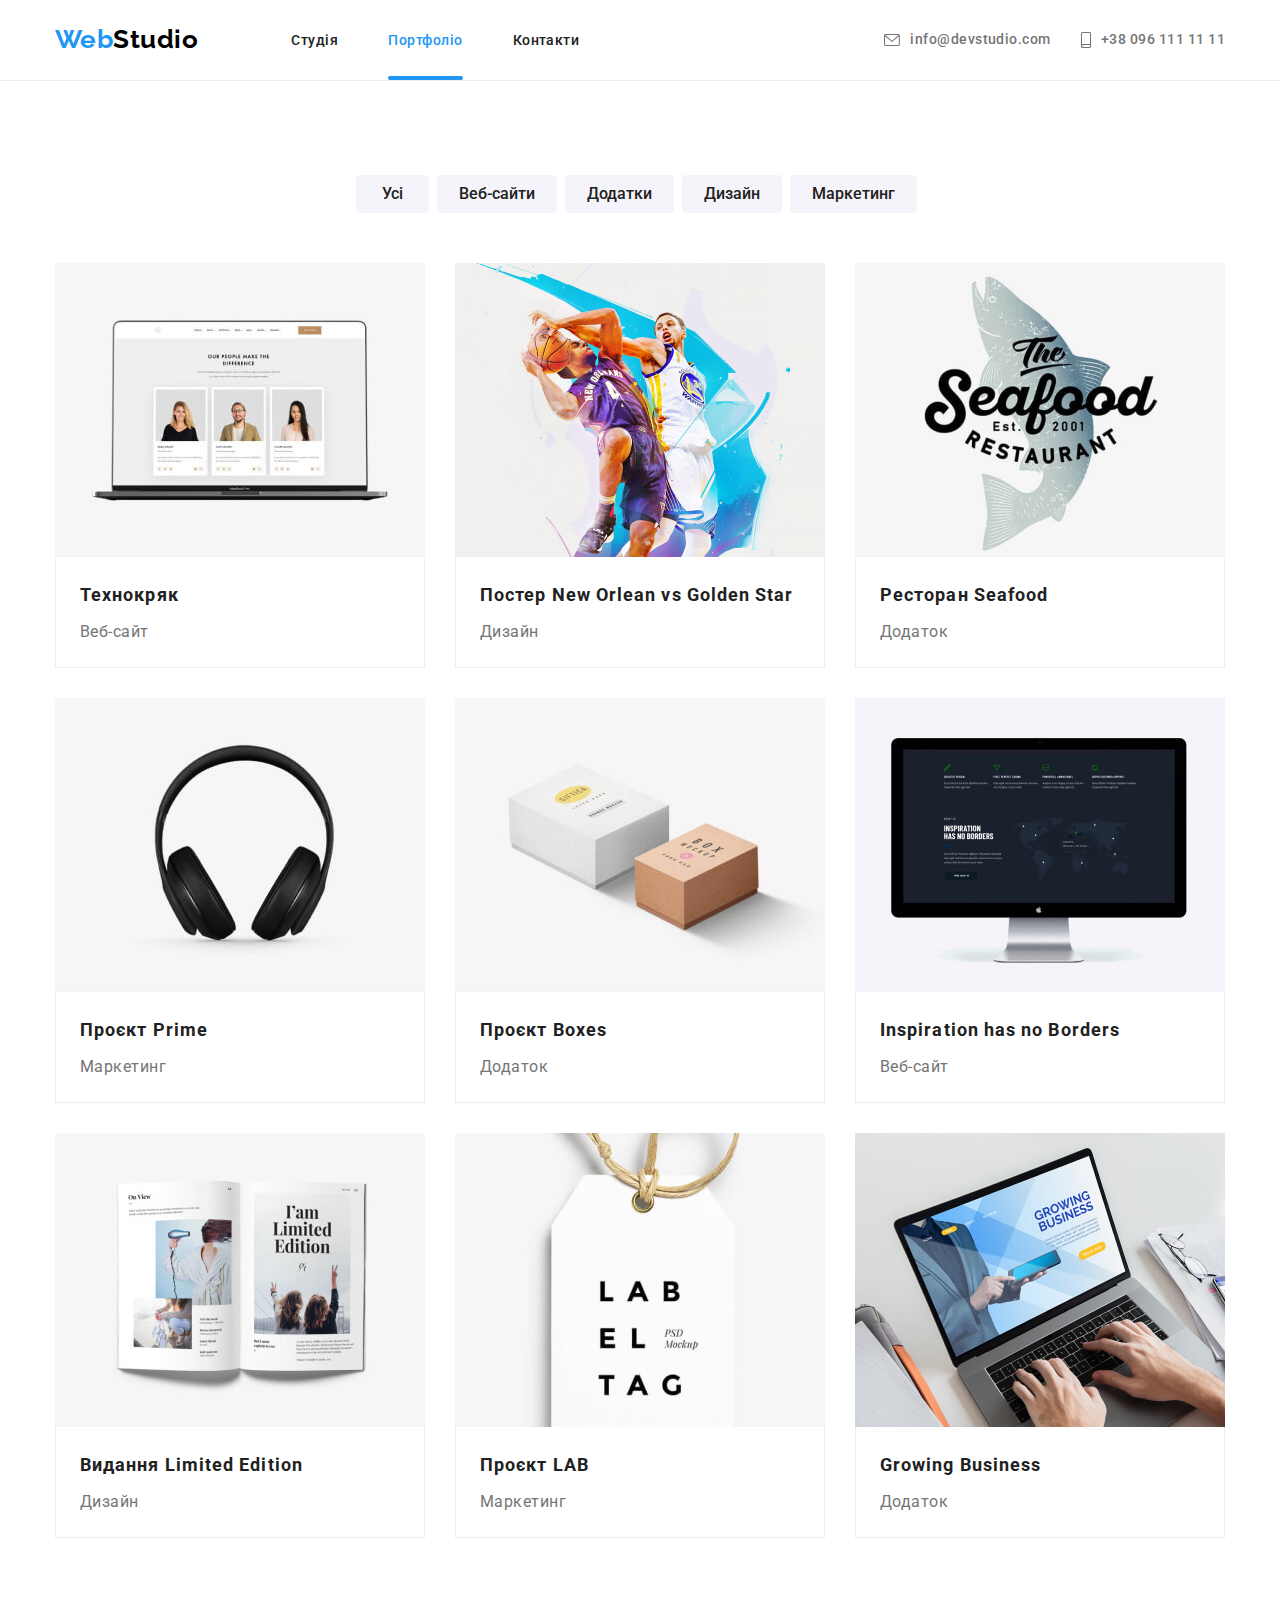
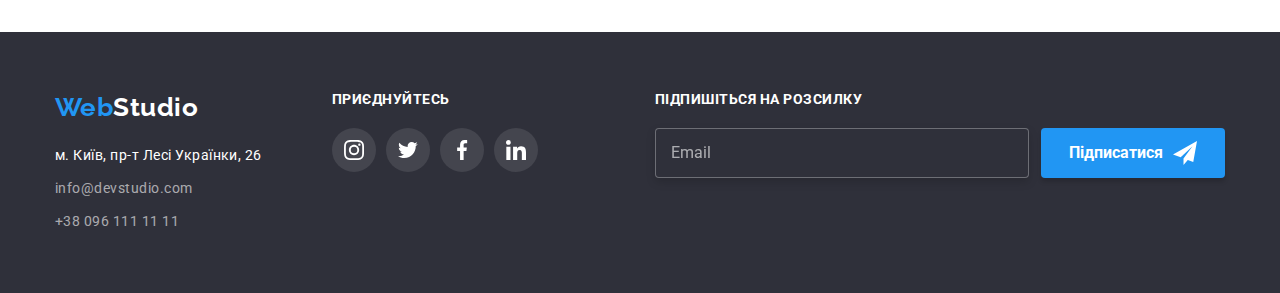
<file: portfolio.html>
<!DOCTYPE html>
<html lang="uk">

<head>
    <meta charset="UTF-8">
    <meta http-equiv="X-UA-Compatible" content="IE=edge">
    <meta name="viewport" content="width=device-width, initial-scale=1.0">
    <link rel="preconnect" href="https://fonts.googleapis.com">
    <link rel="preconnect" href="https://fonts.gstatic.com" crossorigin>
    <link
        href="https://fonts.googleapis.com/css2?family=Raleway:wght@700&family=Roboto:wght@400;500;700;900&display=swap"
        rel="stylesheet">
    <link rel="stylesheet"
        href="https://cdnjs.cloudflare.com/ajax/libs/modern-normalize/1.1.0/modern-normalize.min.css">
    <link rel="stylesheet" href="./css/portfolio.min.css">
    <title>Портфоліо</title>
</head>

<body>
    <!-- HEADER -->
    <!-- header mobile -->
    <header class="page-header-mobile">
        <div class="container">
            <div class="page-header-mobile__container">
                <a href="./index.html" lang="en" class="logo page-header-mobile__logo link">Web<span
                        class="page-header__logo--accent">Studio</span>
                </a>
                <button type="button" class="mobile-menu-button" data-menu-button>
                    <svg class="" width="40" height="40" aria-label="переключатель мобільного меню">
                        <use class="mobile-menu-button__icon-menu" href="./images/icon.svg#icon-open-menu"></use>
                        <use class="mobile-menu-button__icon-cross" href="./images/icon.svg#icon-close-menu"></use>
                    </svg>
                </button>
                <div class="backdrop-mobile is-open" data-menu>
                    <div class="mobile-menu">
                        <nav class="navigation-mobile">
                            <ul class="navigation-mobile__items list">
                                <li class="navigation-mobile__item"><a href="./index.html"
                                        class="navigation-mobile__link link">Студія</a>
                                </li>
                                <li class="navigation-mobile__item"><a href="./portfolio.html"
                                        class="navigation-mobile__link link current-mobile">Портфоліо</a>
                                </li>
                                <li class="navigation-mobile__item"><a href="#"
                                        class="navigation-mobile__link link">Контакти</a>
                                </li>
                            </ul>
                        </nav>
                        <ul class="contact-mobile list">
                            <li class="contact-mobile__item">
                                <a href="mailto:info@devstudio.com" class="contact-mobile__link-tel link">+38 096 111 11
                                    11</a>
                            </li>
                            <li class="contact-mobile__item">
                                <a href="tel:+380961111111" class="contact-mobile__link-mail link">info@devstudio.com</a>
                            </li>
                        </ul>
                        <ul class="social-mobile list">
                            <li class="social-mobile__item">
                                <a href="" class="social-mobile__link link">Instagram</a>
                            </li>
                            <li>
                                <div class="social-mobile__wall"></div>
                            </li>
                            <li class="social-mobile__item">
                                <a href="" class="social-mobile__link link">Twitter</a>
                            </li>
                            <li>
                                <div class="social-mobile__wall"></div>
                            </li>
                            <li class="social-mobile__item">
                                <a href="" class="social-mobile__link link">Facebook</a>
                            </li>
                            <li>
                                <div class="social-mobile__wall"></div>
                            </li>
                            <li class="social-mobile__item">
                                <a href="" class="social-mobile__link link">LinkedIn</a>
                            </li>
                        </ul>
                    </div>
                </div>
            </div>
        </div>
    </header>
    <!-- header mobile&desktop -->
    <header class="page-header">
        <div class="container page-header__container">
            <nav class="navigation">
                <a href="./index.html" lang="en" class="logo page-header__logo link">Web<span
                        class="page-header__logo--accent">Studio</span></a>
                <ul class="navigation__items list">
                    <li class="navigation__item"><a href="./index.html" class="navigation__link link">Студія</a>
                    </li>
                    <li class="navigation__item"><a href="./portfolio.html" class="navigation__link link current">Портфоліо</a>
                    </li>
                    <li class="navigation__item"><a href="#" class="navigation__link link">Контакти</a></li>
                </ul>
            </nav>
            <ul class="contact list">
                <li class="contact__item">
                    <a href="mailto:info@devstudio.com" class="contact__link link">
                        <svg class="contact__icon-mail">
                            <use href="./images/icon.svg#icon-mail">
                            </use>
                        </svg>
                        info@devstudio.com</a>
                </li>
                <li class="contact__item">
                    <a href="tel:+380961111111" class="contact__link link">
                        <svg class="contact__icon-phone">
                            <use href="./images/icon.svg#icon-phone">
                            </use>
                        </svg>
                        +38 096 111 11 11</a>
                </li>
            </ul>
        </div>
    </header>
    <!-- PORTFOLIO -->
    <main class="portfolio-page">
        <div class="container">
            <section class="section">
                <h1 class="portfolio-page__title">Фільтр на сторінці Портфоліо</h1>
                <div class="portfolio-page__filter-wrapper">
                    <ul class="portfolio-page__filter list">
                        <li class="portfolio-page__filter-item">
                            <button type="button" class="portfolio-button">Усі</button>
                        </li>
                        <li class="portfolio-page__filter-item">
                            <button type="button" class="portfolio-button">Веб-сайти</button>
                        </li>
                        <li class="portfolio-page__filter-item">
                            <button type="button" class="portfolio-button">Додатки</button>
                        </li>
                    </ul>
                    <ul class="portfolio-page__filter list">
                        <li class="portfolio-page__filter-item">
                            <button type="button" class="portfolio-button">Дизайн</button>
                        </li>
                        <li class="portfolio-page__filter-item">
                            <button type="button" class="portfolio-button">Маркетинг</button>
                        </li>
                    </ul>
                </div>
                <!-- <h2 class="section-title">Портфоліо наочно</h2> -->
                <ul class="product-card list">
                    <li class="product-card__item">
                        <a href="#" class="product-card__link link">
                            <div class="product-card__picture-wrapper">
                                <picture class="product-card__picture">
                                    <source
                                        srcset="./images/portfolio-page/img-1-480.jpg 1x, ./images/portfolio-page/img-1-480@2x.jpg 2x"
                                        type="image/jpg" media="(max-width: 767px)">
                                
                                    <source
                                        srcset="./images/portfolio-page/img-1-1200.jpg 1x, ./images/portfolio-page/img-1-1200@2x.jpg 2x"
                                        type="image/jpg" media="(min-width: 1200px)">
                                
                                    <source
                                        srcset="./images/portfolio-page/img-1-768.jpg 1x, ./images/portfolio-page/img-1-768@2x.jpg 2x"
                                        type="image/jpg" media="(min-width: 768px)">
                                
                                    <img class="product-card__img"
                                        src="./images/portfolio-page/img-1-1200.jpg 1x, ./images/portfolio-page/img-1-1200@2x.jpg 2x"
                                        alt="Приклад один">
                                </picture>
                                <div class="product-card__accent-wrapper">
                                    <p class="product-card__accent-text">Ресурс пропонує комплексні пропозиції з різним
                                        рівнем функціоналу та сервісів. Все
                                        це дозволить відвідувачу отримати
                                        вичерпні відомості про компанію чи приватну особу.
                                    </p>
                                </div>
                            </div>
                            <div class="product-card__border">
                                <h2 class="product-card__subtitle">Технокряк</h2>
                                <p class="product-card__desc">Веб-сайт</p>
                            </div>
                        </a>
                    </li>
                    <li class="product-card__item">
                        <a href="#" class="product-card__link link">
                            <div class="product-card__picture-wrapper">
                                <picture class="product-card__picture">
                                    <source srcset="./images/portfolio-page/img-2-480.jpg 1x, ./images/portfolio-page/img-2-480@2x.jpg 2x"
                                        type="image/jpg" media="(max-width: 767px)">
                                
                                    <source srcset="./images/portfolio-page/img-2-1200.jpg 1x, ./images/portfolio-page/img-2-1200@2x.jpg 2x"
                                        type="image/jpg" media="(min-width: 1200px)">
                                
                                    <source srcset="./images/portfolio-page/img-2-768.jpg 1x, ./images/portfolio-page/img-2-768@2x.jpg 2x"
                                        type="image/jpg" media="(min-width: 768px)">
                                
                                    <img class="product-card__img"
                                        src="./images/portfolio-page/img-2-1200.jpg 1x, ./images/portfolio-page/img-2-1200@2x.jpg 2x"
                                        alt="Приклад два">
                                </picture>
                                <div class="product-card__accent-wrapper">
                                    <p class="product-card__accent-text">Lorem ipsum dolor sit amet, consectetur
                                        adipisicing elit. Nobis id quidem exercitationem vitae iure.
                                    </p>
                                </div>
                            </div>
                            <div class="product-card__border">
                                <h2 class="product-card__subtitle">Постер New Orlean vs Golden Star</h2>
                                <p class="product-card__desc">Дизайн</p>
                            </div>
                        </a>
                    </li>
                    <li class="product-card__item">
                        <a href="#" class="product-card__link link">
                            <div class="product-card__picture-wrapper">
                                <picture class="product-card__picture">
                                    <source srcset="./images/portfolio-page/img-3-480.jpg 1x, ./images/portfolio-page/img-3-480@2x.jpg 2x"
                                        type="image/jpg" media="(max-width: 767px)">
                                
                                    <source srcset="./images/portfolio-page/img-3-1200.jpg 1x, ./images/portfolio-page/img-3-1200@2x.jpg 2x"
                                        type="image/jpg" media="(min-width: 1200px)">
                                
                                    <source srcset="./images/portfolio-page/img-3-768.jpg 1x, ./images/portfolio-page/img-3-768@2x.jpg 2x"
                                        type="image/jpg" media="(min-width: 768px)">
                                
                                    <img class="product-card__img"
                                        src="./images/portfolio-page/img-3-1200.jpg 1x, ./images/portfolio-page/img-3-1200@2x.jpg 2x"
                                        alt="Приклад три">
                                </picture>
                                <div class="product-card__accent-wrapper">
                                    <p class="product-card__accent-text">Lorem ipsum dolor sit amet consectetur,
                                        adipisicing elit.
                                    </p>
                                </div>
                            </div>
                            <div class="product-card__border">
                                <h2 class="product-card__subtitle">Ресторан Seafood</h2>
                                <p class="product-card__desc">Додаток</p>
                            </div>
                        </a>
                    </li>
                    <li class="product-card__item">
                        <a href="#" class="product-card__link link">
                            <div class="product-card__picture-wrapper">
                                <picture class="product-card__picture">
                                    <source srcset="./images/portfolio-page/img-4-480.jpg 1x, ./images/portfolio-page/img-4-480@2x.jpg 2x"
                                        type="image/jpg" media="(max-width: 767px)">
                                
                                    <source srcset="./images/portfolio-page/img-4-1200.jpg 1x, ./images/portfolio-page/img-4-1200@2x.jpg 2x"
                                        type="image/jpg" media="(min-width: 1200px)">
                                
                                    <source srcset="./images/portfolio-page/img-4-768.jpg 1x, ./images/portfolio-page/img-4-768@2x.jpg 2x"
                                        type="image/jpg" media="(min-width: 768px)">
                                
                                    <img class="product-card__img"
                                        src="./images/portfolio-page/img-4-1200.jpg 1x, ./images/portfolio-page/img-4-1200@2x.jpg 2x"
                                        alt="Приклад чотири">
                                </picture>
                                <div class="product-card__accent-wrapper">
                                    <p class="product-card__accent-text">Lorem ipsum dolor sit amet consectetur
                                        adipisicing elit. Dolores laudantium at aperiam. Earum adipisci optio officiis
                                        voluptate, similique ex tenetur quam. Ipsam deserunt aspernatur commodi!
                                    </p>
                                </div>
                            </div>
                            <div class="product-card__border">
                                <h2 class="product-card__subtitle">Проєкт Prime</h2>
                                <p class="product-card__desc">Маркетинг</p>
                            </div>
                        </a>
                    </li>
                    <li class="product-card__item">
                        <a href="#" class="product-card__link link">
                            <div class="product-card__picture-wrapper">
                                <picture class="product-card__picture">
                                    <source srcset="./images/portfolio-page/img-5-480.jpg 1x, ./images/portfolio-page/img-5-480@2x.jpg 2x"
                                        type="image/jpg" media="(max-width: 767px)">
                                
                                    <source srcset="./images/portfolio-page/img-5-1200.jpg 1x, ./images/portfolio-page/img-5-1200@2x.jpg 2x"
                                        type="image/jpg" media="(min-width: 1200px)">
                                
                                    <source srcset="./images/portfolio-page/img-5-768.jpg 1x, ./images/portfolio-page/img-5-768@2x.jpg 2x"
                                        type="image/jpg" media="(min-width: 768px)">
                                
                                    <img class="product-card__img"
                                        src="./images/portfolio-page/img-5-1200.jpg 1x, ./images/portfolio-page/img-5-1200@2x.jpg 2x"
                                        alt="Приклад п'ять">
                                </picture>
                                <div class="product-card__accent-wrapper">
                                    <p class="product-card__accent-text">Lorem ipsum dolor sit amet.
                                    </p>
                                </div>
                            </div>
                            <div class="product-card__border">
                                <h2 class="product-card__subtitle">Проєкт Boxes</h2>
                                <p class="product-card__desc">Додаток</p>
                            </div>
                        </a>
                    </li>
                    <li class="product-card__item">
                        <a href="#" class="product-card__link link">
                            <div class="product-card__picture-wrapper">
                                <picture class="product-card__picture">
                                    <source srcset="./images/portfolio-page/img-6-480.jpg 1x, ./images/portfolio-page/img-6-480@2x.jpg 2x"
                                        type="image/jpg" media="(max-width: 767px)">
                                
                                    <source srcset="./images/portfolio-page/img-6-1200.jpg 1x, ./images/portfolio-page/img-6-1200@2x.jpg 2x"
                                        type="image/jpg" media="(min-width: 1200px)">
                                
                                    <source srcset="./images/portfolio-page/img-6-768.jpg 1x, ./images/portfolio-page/img-6-768@2x.jpg 2x"
                                        type="image/jpg" media="(min-width: 768px)">
                                
                                    <img class="product-card__img"
                                        src="./images/portfolio-page/img-6-1200.jpg 1x, ./images/portfolio-page/img-6-1200@2x.jpg 2x"
                                        alt="Приклад шість">
                                </picture>
                                <div class="product-card__accent-wrapper">
                                    <p class="product-card__accent-text">Lorem ipsum dolor sit amet consectetur
                                        adipisicing elit. Voluptatem ipsum similique, sequi suscipit, optio dignissimos
                                        architecto molestiae quas iure ipsam provident eligendi voluptas itaque repellat
                                        cum aliquam porro modi quasi praesentium sunt at incidunt possimus.
                                    </p>
                                </div>
                            </div>
                            <div class="product-card__border">
                                <h2 class="product-card__subtitle">Inspiration has no Borders</h2>
                                <p class="product-card__desc">Веб-сайт</p>
                            </div>
                        </a>
                    </li>
                    <li class="product-card__item">
                        <a href="#" class="product-card__link link">
                            <div class="product-card__picture-wrapper">
                                <picture class="product-card__picture">
                                    <source srcset="./images/portfolio-page/img-7-480.jpg 1x, ./images/portfolio-page/img-7-480@2x.jpg 2x"
                                        type="image/jpg" media="(max-width: 767px)">
                                
                                    <source srcset="./images/portfolio-page/img-7-1200.jpg 1x, ./images/portfolio-page/img-7-1200@2x.jpg 2x"
                                        type="image/jpg" media="(min-width: 1200px)">
                                
                                    <source srcset="./images/portfolio-page/img-7-768.jpg 1x, ./images/portfolio-page/img-7-768@2x.jpg 2x"
                                        type="image/jpg" media="(min-width: 768px)">
                                
                                    <img class="product-card__img"
                                        src="./images/portfolio-page/img-7-1200.jpg 1x, ./images/portfolio-page/img-7-1200@2x.jpg 2x"
                                        alt="Приклад сім">
                                </picture>
                                <div class="product-card__accent-wrapper">
                                    <p class="product-card__accent-text">Lorem ipsum dolor sit amet consectetur
                                        adipisicing elit. Quibusdam eum ullam
                                        delectus a quasi. Odit in perspiciatis, harum assumenda, debitis voluptatibus
                                        ducimus nemo nulla omnis,
                                        reprehenderit sunt quo? Inventore, molestiae.
                                    </p>
                                </div>
                            </div>
                            <div class="product-card__border">
                                <h2 class="product-card__subtitle">Видання Limited Edition</h2>
                                <p class="product-card__desc">Дизайн</p>
                            </div>
                        </a>
                    </li>
                    <li class="product-card__item">
                        <a href="#" class="product-card__link link">
                            <div class="product-card__picture-wrapper">
                                <picture class="product-card__picture">
                                    <source srcset="./images/portfolio-page/img-8-480.jpg 1x, ./images/portfolio-page/img-8-480@2x.jpg 2x"
                                        type="image/jpg" media="(max-width: 767px)">
                                
                                    <source srcset="./images/portfolio-page/img-8-1200.jpg 1x, ./images/portfolio-page/img-8-1200@2x.jpg 2x"
                                        type="image/jpg" media="(min-width: 1200px)">
                                
                                    <source srcset="./images/portfolio-page/img-8-768.jpg 1x, ./images/portfolio-page/img-8-768@2x.jpg 2x"
                                        type="image/jpg" media="(min-width: 768px)">
                                
                                    <img class="product-card__img"
                                        src="./images/portfolio-page/img-8-1200.jpg 1x, ./images/portfolio-page/img-8-1200@2x.jpg 2x" alt="Приклад вісім">
                                </picture>
                                <div class="product-card__accent-wrapper">
                                    <p class="product-card__accent-text">Lorem ipsum dolor sit amet consectetur
                                        adipisicing elit. Nam officia eaque velit. Inventore adipisci nesciunt error
                                        deserunt quis consequatur saepe.
                                    </p>
                                </div>
                            </div>
                            <div class="product-card__border">
                                <h2 class="product-card__subtitle">Проєкт LAB</h2>
                                <p class="product-card__desc">Маркетинг</p>
                            </div>
                        </a>
                    </li>
                    <li class="product-card__item">
                        <a href="#" class="product-card__link link">
                            <div class="product-card__picture-wrapper">
                                <picture class="product-card__picture">
                                    <source srcset="./images/portfolio-page/img-9-480.jpg 1x, ./images/portfolio-page/img-9-480@2x.jpg 2x"
                                        type="image/jpg" media="(max-width: 767px)">
                                
                                    <source srcset="./images/portfolio-page/img-9-1200.jpg 1x, ./images/portfolio-page/img-9-1200@2x.jpg 2x"
                                        type="image/jpg" media="(min-width: 1200px)">
                                
                                    <source srcset="./images/portfolio-page/img-9-768.jpg 1x, ./images/portfolio-page/img-9-768@2x.jpg 2x"
                                        type="image/jpg" media="(min-width: 768px)">
                                
                                    <img class="product-card__img"
                                        src="./images/portfolio-page/img-9-1200.jpg 1x, ./images/portfolio-page/img-9-1200@2x.jpg 2x"
                                        alt="Приклад дев'ять">
                                </picture>
                                <div class="product-card__accent-wrapper">
                                    <p class="product-card__accent-text">Lorem ipsum dolor sit amet consectetur,
                                        adipisicing elit. Similique eaque adipisci magnam quas tempore nemo!
                                    </p>
                                </div>
                            </div>
                            <div class="product-card__border">
                                <h2 class="product-card__subtitle">Growing Business</h2>
                                <p class="product-card__desc">Додаток</p>
                            </div>
                        </a>
                    </li>
                </ul>
            </section>
        </div>
    </main>
    <!-- FOOTER -->
    <footer class="page-footer">
        <div class="container page-footer__container">
            <div class="page-footer__tablet-wrapper">
                <div class="page-footer__contact">
                    <a href="./index.html" lang="en" class="logo page-footer__logo link">Web<span
                            class="page-footer__logo--accent">Studio</span></a>
                    <address class="page-footer__address">
                        <ul class="page-footer__items list">
                            <li class="page-footer__item"><a
                                    href="https://www.google.com.ua/maps/place/%D0%B1%D1%83%D0%BB.+%D0%9B%D0%B5%D1%81%D0%B8+%D0%A3%D0%BA%D1%80%D0%B0%D0%B8%D0%BD%D0%BA%D0%B8,+26,+%D0%9A%D0%B8%D0%B5%D0%B2,+02000/@50.4265841,30.5361971,17z/data=!3m1!4b1!4m5!3m4!1s0x40d4cf0e033ecbe9:0x57a4dffefec77da0!8m2!3d50.4265807!4d30.5383858"
                                    target="_blank" rel="noopener noreferrer" class="page-footer__link--accent link">м.
                                    Київ, пр-т Лесі Українки, 26</a>
                            </li>
                            <li class="page-footer__item"><a href="mailto:info@devstudio.com"
                                    class="page-footer__link link">info@devstudio.com</a></li>
                            <li class="page-footer__item"><a href="tel:+380961111111" class="page-footer__link link">+38 096
                                    111 11 11</a></li>
                        </ul>
                    </address>
                </div>
                <div class="footer-social">
                    <h4 class="footer-social__title">приєднуйтесь</h4>
                    <ul class="footer-social__items list">
                        <li class="footer-social__item">
                            <a href="#" target="_blank" rel="noopener noreferrer" class="footer-social__link"
                                aria-label="instagram">
                                <svg width="20" height="20" class="footer-social__icon">
                                    <use href="./images/icon.svg#icon-instagram">
                                    </use>
                                </svg>
                            </a>
                        </li>
                        <li class="footer-social__item">
                            <a href="#" target="_blank" rel="noopener noreferrer" class="footer-social__link"
                                aria-label="twitter">
                                <svg width="20" height="20" class="footer-social__icon">
                                    <use href="./images/icon.svg#icon-twitter">
                                    </use>
                                </svg>
                            </a>
                        </li>
                        <li class="footer-social__item">
                            <a href="#" target="_blank" rel="noopener noreferrer" class="footer-social__link"
                                aria-label="facebook">
                                <svg width="20" height="20" class="footer-social__icon">
                                    <use href="./images/icon.svg#icon-facebook">
                                    </use>
                                </svg>
                            </a>
                        </li>
                        <li class="footer-social__item">
                            <a href="#" target="_blank" rel="noopener noreferrer" class="footer-social__link"
                                aria-label="linkedin">
                                <svg width="20" height="20" class="footer-social__icon">
                                    <use href="./images/icon.svg#icon-linkedin">
                                    </use>
                                </svg>
                            </a>
                        </li>
                    </ul>
                </div>
            </div>
            <form class="footer-form">
                <label class="footer-form__title" for="email-footer">Підпишіться на розсилку</label>
                <div class="footer-form__wrapper">
                    <input class="footer-form__input" type="email" name="email" id="email-footer" placeholder="Email"
                        required>
                    <button class="footer-button" type="submit">Підписатися
                        <svg width="24" height="24" class="footer-button-icon">
                            <use href="./images/icon.svg#icon-send">
                            </use>
                        </svg>
                    </button>
                </div>
            </form>
        </div>
    </footer>
    <!-- JS -->
    <script src="./js/menu.js"></script>
</body>
</html>
</file>
<file: css/portfolio.min.css>
html{box-sizing:border-box}*,*::before,*::after{box-sizing:inherit}body,h1,h2,h3,h4,h5,h6,p,ul,ol,li{margin:0;padding:0}.list{list-style:none}.link{text-decoration:none}body{background-color:var(--bgc-page);font-family:roboto,sans-serif;color:var(--title-text-color);letter-spacing:.03em}@media screen and (max-width: 767px){body{padding-top:60px}}.container{margin:0 auto;padding-left:15px;padding-right:15px}@media screen and (max-width: 479px){.container{max-width:480px}}@media screen and (min-width: 480px){.container{width:480px}}@media screen and (min-width: 768px){.container{width:768px}}@media screen and (min-width: 1200px){.container{width:1200px}}.section{padding-top:60px;padding-bottom:60px}@media screen and (min-width: 1200px){.section{padding-top:94px;padding-bottom:94px}}img{display:block;max-width:100%;height:auto}.logo{color:#2196f3;font-family:Raleway;font-weight:700;font-size:24px;line-height:1.17}@media screen and (min-width: 768px){.logo{font-size:26px;line-height:1.2}}.logo:focus{color:#2196f3;outline:rgba(0,0,0,0)}.page-header__logo{padding-top:24px;padding-bottom:25px}.page-header__logo--accent{color:#000;transition:color 250ms cubic-bezier(0.4, 0, 0.2, 1)}.page-header__logo:hover .page-header__logo--accent{color:#2196f3;outline:rgba(0,0,0,0)}.page-footer__logo{display:inline-block;margin-bottom:20px}.page-footer__logo--accent{color:#fff;transition:color 250ms cubic-bezier(0.4, 0, 0.2, 1)}.page-footer__logo:hover .page-footer__logo--accent{color:#2196f3;outline:rgba(0,0,0,0)}.page-header-mobile__logo{display:inline-block;padding:16px 0}@media screen and (max-width: 767px){.page-header{display:none}.page-header-mobile__container{position:relative;background:#fff}.page-header-mobile{position:fixed;z-index:3;width:100vw;top:0;background:#fff}.backdrop-mobile{position:fixed;z-index:2;opacity:1;top:0;right:0;width:100vw;height:100vh;overflow:hidden;background-color:#fff;transition:visibility 250ms cubic-bezier(0.4, 0, 0.2, 1),opacity 250ms cubic-bezier(0.4, 0, 0.2, 1)}.backdrop-mobile.is-open{display:block;opacity:0;pointer-events:none;visibility:hidden}.mobile-menu{display:flex;flex-direction:column;max-width:480px;height:100vh;margin-left:auto;margin-right:auto;padding:48px 40px;background-color:#fff}.navigation-mobile__items{display:flex;flex-direction:column;justify-content:space-between}.navigation-mobile__item{margin:16px 0}.navigation-mobile__item:first-child{margin-top:0}.navigation-mobile__item:last-child{margin-bottom:32px}.navigation-mobile__link{display:inline-block;color:#212121;font-weight:500;font-size:40px;line-height:1.17;letter-spacing:.02;transition:color 250ms cubic-bezier(0.4, 0, 0.2, 1)}.navigation-mobile__link:focus,.navigation-mobile__link:hover{color:#2196f3;outline:rgba(0,0,0,0)}.current-mobile{position:relative;padding-left:9px;padding-right:9px;color:#2196f3}.current-mobile::after{display:block;content:"";position:absolute;width:100%;height:4px;border-radius:2px;background-color:#2196f3;bottom:0;left:0}.contact-mobile{margin-top:auto}.contact-mobile__link-mail{display:inline-block;font-weight:500;font-size:24px;line-height:1.17;letter-spacing:.02;color:#757575;margin-bottom:64px}.contact-mobile__link-tel{display:inline-block;font-weight:500;font-size:34px;line-height:1.17;letter-spacing:.02;color:#2196f3;margin-bottom:32px}.social-mobile{display:flex;flex-wrap:wrap;justify-content:space-between}.social-mobile__link{display:inline-block;font-weight:500;font-size:18px;line-height:1.17;letter-spacing:.02;color:#2196f3;transition:color 250ms cubic-bezier(0.4, 0, 0.2, 1)}.social-mobile__wall{height:22px;width:1px;background:rgba(33,33,33,.2)}}@media screen and (min-width: 768px){.page-header-mobile{display:none}.page-header{background-color:#fff;border-bottom:1px solid #ececec}.page-header__container{display:flex}.navigation{display:flex;align-items:center}.navigation__items{display:flex;margin-left:87px}.navigation__item:not(:last-child){margin-right:50px}.navigation__link{position:relative;color:#212121;align-items:center;padding:32px 0;font-weight:500;font-size:14px;line-height:1.14;letter-spacing:.02;transition:color 250ms cubic-bezier(0.4, 0, 0.2, 1)}.navigation__link:focus,.navigation__link:hover{color:#2196f3;outline:rgba(0,0,0,0)}.contact{margin-left:auto;padding:16px 0}.contact__item{color:#757575}.contact__item:first-child{margin-bottom:10px}.contact__link{display:inline-flex;align-items:center;color:#757575;align-items:center;font-weight:500;font-size:12px;line-height:1.17;letter-spacing:.02;transition:color 250ms cubic-bezier(0.4, 0, 0.2, 1)}.contact__link:focus,.contact__link:hover{color:#2196f3;outline:rgba(0,0,0,0)}.contact__icon-phone{width:10px;height:14px;margin-right:10px;fill:currentColor}.contact__icon-mail{width:14px;height:10px;margin-right:10px;fill:currentColor}.navigation__link:focus,.navigation__link:hover,.contact__link:focus,.contact__link:hover{color:#2196f3;outline:rgba(0,0,0,0)}.current{color:#2196f3}.current::after{display:block;content:"";position:absolute;width:100%;height:4px;border-radius:2px;background-color:#2196f3;bottom:0}}@media screen and (min-width: 1200px){.page-header{background-color:#fff;border-bottom:1px solid #ececec}.page-header__container{display:flex}.navigation{display:flex;align-items:center}.navigation__items{display:flex;margin-left:93px}.navigation__item:not(:last-child){margin-right:50px}.navigation__link{position:relative;color:#212121;align-items:center;padding:32px 0;font-weight:500;font-size:14px;line-height:1.14;letter-spacing:.02;transition:color 250ms cubic-bezier(0.4, 0, 0.2, 1)}.navigation__link:focus,.navigation__link:hover{color:#2196f3;outline:rgba(0,0,0,0)}.contact{margin-left:auto;display:flex;padding:0}.contact__item{color:#757575}.contact__item:first-child{margin-bottom:0}.contact__item:not(:last-child){margin-right:30px}.contact__link{display:inline-flex;align-items:center;color:#757575;align-items:center;padding:32px 0;font-weight:500;font-size:14px;line-height:1.14;letter-spacing:.02;transition:color 250ms cubic-bezier(0.4, 0, 0.2, 1)}.contact__link:focus,.contact__link:hover{color:#2196f3;outline:rgba(0,0,0,0)}.contact__icon-mail{width:16px;height:12px;margin-right:10px;fill:currentColor}.contact__icon-phone{width:10px;height:16px;margin-right:10px;fill:currentColor}.navigation__link:focus,.navigation__link:hover,.contact__link:focus,.contact__link:hover{color:#2196f3;outline:rgba(0,0,0,0)}.current{color:#2196f3}.current::after{display:block;content:"";position:absolute;width:100%;height:4px;border-radius:2px;background-color:#2196f3;bottom:0}}.portfolio-page{background-color:#fff}.portfolio-page__title{position:absolute;white-space:nowrap;width:1px;height:1px;overflow:hidden;border:0;padding:0;clip:rect(0 0 0 0);clip-path:inset(50%);margin:-1px;color:red;text-transform:uppercase;font-weight:700;font-size:44px;line-height:1.36;text-align:center;letter-spacing:.06em}@media screen and (min-width: 768px){.portfolio-page__filter-wrapper{display:flex;justify-content:center}}.portfolio-page__filter{display:flex}@media screen and (max-width: 767px){.portfolio-page__filter:first-child{margin-bottom:15px}.portfolio-page__filter:last-child{margin-bottom:40px}}@media screen and (min-width: 768px){.portfolio-page__filter{display:flex;justify-content:center;margin-bottom:30px}}@media screen and (min-width: 1200px){.portfolio-page__filter{margin-bottom:50px}}.portfolio-page__filter-item:not(last-child){margin-right:8px}.product-card{display:flex;flex-wrap:wrap;gap:30px}.product-card__border{border:1px solid #eee;border-top:none}.product-card__subtitle{margin-left:24px;margin-bottom:4px;padding-top:20px;color:#212121;font-weight:700;font-size:18px;line-height:2;letter-spacing:.06em;text-align:left}.product-card__desc{margin-left:24px;margin-bottom:20px;color:#757575;font-style:16px;line-height:1.88;text-align:left}@media screen and (min-width: 768px)and (max-width: 1199px){.product-card__desc{margin-bottom:56px}}.product-card__picture-wrapper{position:relative;z-index:2;overflow:hidden}.product-card__accent-wrapper{position:absolute;justify-content:center;align-items:center;width:100%;height:100%;padding:24px;bottom:0;left:0;transform:translateY(100%);overflow-x:hidden;overflow-y:auto;background-color:rgba(33,150,243,.9);transition:transform 250ms cubic-bezier(0.4, 0, 0.2, 1)}.product-card__accent-text{width:100%;color:#fff;font-weight:400;font-size:18px;line-height:1.56}.product-card__link:hover .product-card__accent-wrapper,.product-card__link:focus .product-card__accent-wrapper{transform:translateY(0)}.product-card__item{transition:box-shadow 250ms cubic-bezier(0.4, 0, 0.2, 1);max-width:450px}@media screen and (min-width: 480px){.product-card__item{width:450px}}@media screen and (min-width: 768px){.product-card__item{width:354px}}@media screen and (min-width: 1200px){.product-card__item{flex-basis:calc((100% - 60px)/3)}}.product-card__link:focus,.product-card__link:hover{display:inline-block;outline:rgba(0,0,0,0);box-shadow:0px 1px 1px rgba(0,0,0,.12),0px 4px 4px rgba(0,0,0,.06),1px 4px 6px rgba(0,0,0,.16);transition:box-shadow 250ms cubic-bezier(0.4, 0, 0.2, 1)}.page-footer{padding-top:60px;padding-bottom:60px;background-color:#2f303a}@media screen and (min-width: 768px){.page-footer__tablet-wrapper{display:flex;justify-content:space-around}}@media screen and (min-width: 1200px){.page-footer__container{display:flex}}@media screen and (max-width: 1199px){.page-footer__contact{display:flex;flex-direction:column;align-items:center}}@media screen and (min-width: 1200px){.page-footer__contact{margin-right:70px}}.page-footer__address{font-style:normal}@media screen and (max-width: 1199px){.page-footer__address{margin-bottom:60px}}@media screen and (max-width: 1199px){.page-footer__items{display:flex;flex-direction:column;align-items:center}}.page-footer__item:not(:last-child){margin-bottom:8px}@media screen and (min-width: 1200px){.page-footer__item:not(:last-child){margin-bottom:9px}}.page-footer__link{color:rgba(255,255,255,.6);font-weight:400;font-size:14px;line-height:1.71;transition:color 250ms cubic-bezier(0.4, 0, 0.2, 1)}.page-footer__link--accent{color:#fff;font-weight:400;font-size:14px;line-height:1.71;transition:color 250ms cubic-bezier(0.4, 0, 0.2, 1)}.page-footer__link:hover,.page-footer__link:focus,.page-footer__link--accent:hover,.page-footer__link--accent:focus{color:#2196f3;outline:rgba(0,0,0,0)}@media screen and (max-width: 1199px){.footer-social{display:flex;flex-direction:column;align-items:center}}.footer-social__title{font-weight:700;font-size:14px;line-height:1.14;text-transform:uppercase;color:#fff}@media screen and (mix-width: 1200px){.footer-social__title{margin-top:12px}}.footer-social__items{display:flex;width:206px;justify-content:space-between;margin-top:20px}@media screen and (max-width: 767px){.footer-social__items{margin-bottom:60px}}.footer-social__link{display:inline-flex;justify-content:center;align-items:center;width:44px;height:44px;border-radius:50%;background-color:rgba(255,255,255,.1);outline:rgba(0,0,0,0);transition:background-color 250ms cubic-bezier(0.4, 0, 0.2, 1)}.footer-social__link:hover,.footer-social__link:focus{background-color:#2196f3}.footer-social__icon{fill:#fff}.footer-form{margin-left:auto}.footer-form__wrapper{display:flex;max-width:570px;padding-top:20px}@media screen and (max-width: 1199px){.footer-form__wrapper{max-width:450px;margin-left:auto;margin-right:auto;flex-direction:column;align-items:center}}.footer-form__title{display:block;font-weight:700;font-size:14px;line-height:1.14;text-transform:uppercase;color:#fff}@media screen and (max-width: 1199px){.footer-form__title{text-align:center}}.footer-form__input{width:100%;padding:13px 15px;font-weight:400;font-size:16px;line-height:1.25;color:#fff;background:#2f303a;border:1px solid rgba(255,255,255,.3);filter:drop-shadow(0px 4px 4px rgba(0, 0, 0, 0.15));border-radius:4px;outline:rgba(0,0,0,0)}@media screen and (min-width: 480px){.footer-form__input{width:450px}}@media screen and (max-width: 1199px){.footer-form__input{margin-bottom:20px}}@media screen and (min-width: 1200px){.footer-form__input{margin-right:12px}}.footer-form__input:focus{border-color:#2196f3}.footer-form__input::placeholder{color:rgba(255,255,255,.6)}button{margin:0;padding:0;cursor:pointer;border-color:rgba(0,0,0,0);border-radius:4px;border:none}.mobile-menu-button{position:absolute;top:10px;right:0;z-index:10;display:inline-flex;border:none;background-color:rgba(0,0,0,0);outline:rgba(0,0,0,0);fill:#212121;transition:fill 250ms cubic-bezier(0.4, 0, 0.2, 1)}.mobile-menu-button .mobile-menu-button__icon-cross{display:none}.mobile-menu-button.is-open .mobile-menu-button__icon-cross{display:block}.mobile-menu-button.is-open .mobile-menu-button__icon-menu{display:none}.mobile-menu-button:focus,.mobile-menu-button:hover{fill:#212121}.mobile-menu-button:active{fill:#2196f3}.open-button{padding:10px 32px;min-width:216px;text-align:inherit;background-color:#2196f3;color:#fff;font-weight:700;font-size:16px;line-height:1.88;letter-spacing:.06em;box-shadow:0px 4px 4px rgba(0,0,0,.25);transition:background-color 250ms cubic-bezier(0.4, 0, 0.2, 1)}.open-button:focus,.open-button:hover{background-color:#188ce8;outline:rgba(0,0,0,0)}.portfolio-button{padding:6px 22px;min-width:73px;text-align:center;background-color:#f5f4fa;color:#212121;font-weight:500;font-size:16px;line-height:1.63;letter-spacing:.03;transition:color 250ms cubic-bezier(0.4, 0, 0.2, 1),box-shadow 250ms cubic-bezier(0.4, 0, 0.2, 1),background-color 250ms cubic-bezier(0.4, 0, 0.2, 1)}.portfolio-button:hover,.portfolio-button:focus{background-color:#2196f3;color:#fff;box-shadow:0px 3px 1px rgba(0,0,0,.1),0px 1px 2px rgba(0,0,0,.08),0px 2px 2px rgba(0,0,0,.12);outline:rgba(0,0,0,0)}.footer-button{display:flex;align-items:center;padding:10px 28px;font-weight:700;font-size:16px;line-height:1.88;letter-spacing:.06;color:#fff;background-color:#2196f3;box-shadow:0px 4px 4px rgba(0,0,0,.15);border-radius:4px;transition:color 250ms cubic-bezier(0.4, 0, 0.2, 1),box-shadow 250ms cubic-bezier(0.4, 0, 0.2, 1),background-color 250ms cubic-bezier(0.4, 0, 0.2, 1)}.footer-button:focus,.footer-button:hover{background-color:#188ce8;outline:rgba(0,0,0,0)}.footer-button-icon{margin-left:10px;fill:#fff}.button-close{position:absolute;right:8px;top:8px;display:flex;justify-content:center;align-items:center;padding:0;width:30px;height:30px;border-radius:50%;border:1px solid rgba(0,0,0,.1);background:#fff;transition:fill 2500ms cubic-bezier(0.4, 0, 0.2, 1)}.button-close:focus .button-close__icon,.button-close:hover .button-close__icon{fill:#2196f3}.button-close__icon{fill:#000;transition:fill 250ms cubic-bezier(0.4, 0, 0.2, 1)}.button-send{margin-left:auto;margin-right:auto;padding:10px 52px;color:#fff;font-weight:700;font-size:16px;line-height:1.88;letter-spacing:.06em;background-color:#2196f3;box-shadow:0px 4px 4px rgba(0,0,0,.15);border-radius:4px;transition:background-color 250ms cubic-bezier(0.4, 0, 0.2, 1)}.button-send:focus,.button-send:hover{background-color:#188ce8}/*# sourceMappingURL=portfolio.min.css.map */
</file>
